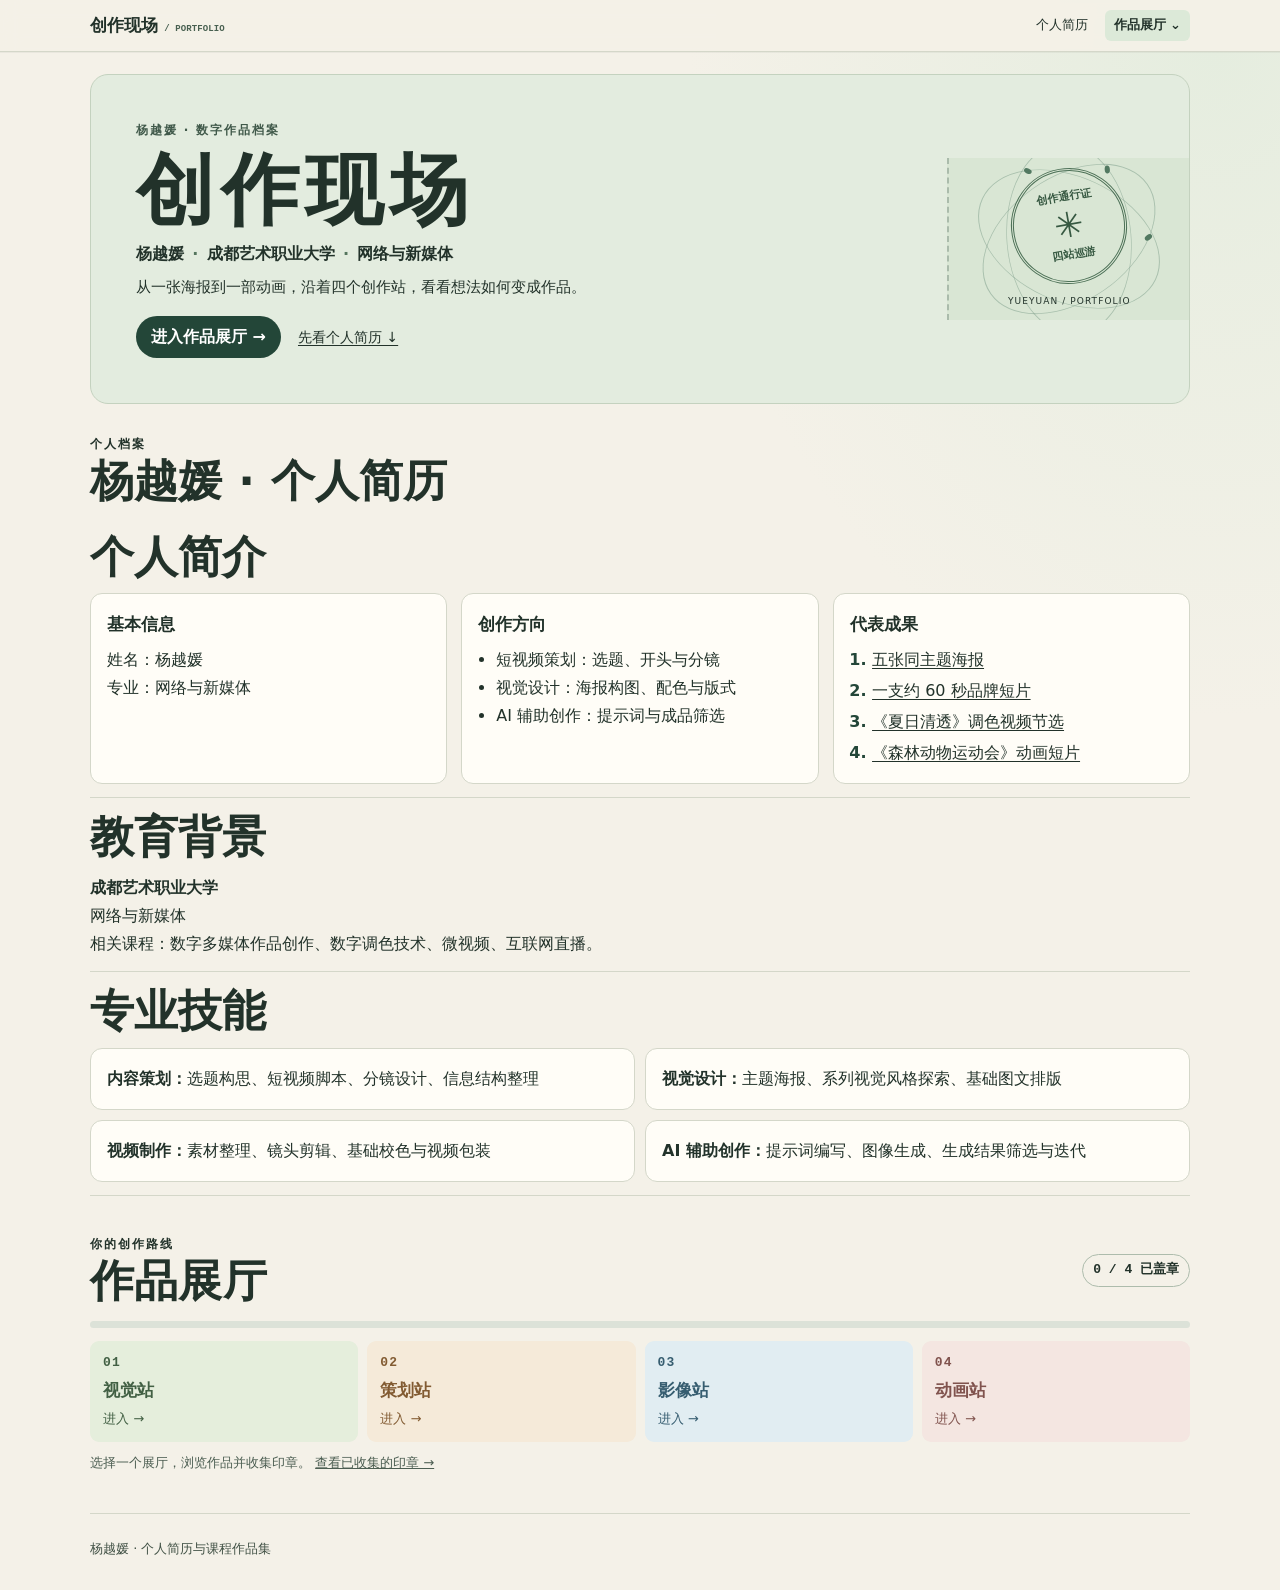
<file: index.html>
<!doctype html>
<html lang="zh-CN"><head><meta charset="utf-8"><meta name="viewport" content="width=device-width,initial-scale=1"><meta name="robots" content="noindex,nofollow"><meta name="theme-color" content="#f5f2e9"><title>杨越媛｜个人简历与课程作品集</title>
<style>
:root{--paper:#f5f2e9;--ink:#202923;--green:#214638;--light:#e4eea6;--rule:#c8cbbd}*{box-sizing:border-box}html{scroll-behavior:smooth}body{margin:0;background:var(--paper);color:var(--ink);font:16px/1.75 system-ui,"PingFang SC","Microsoft YaHei",sans-serif}main,header,footer{width:min(1100px,calc(100% - 36px));margin:auto}h1,h2,h3,p,figure{margin:0}a{color:inherit}a:focus-visible,summary:focus-visible{outline:3px solid #a25030;outline-offset:4px}header{display:flex;justify-content:space-between;flex-wrap:wrap;gap:10px;border-bottom:1px solid var(--rule);padding:17px 0}nav{display:flex;flex-wrap:wrap;gap:9px 17px;font-size:13px}nav a{text-decoration:none}.hero{background:var(--green);color:#fff;border-radius:18px;padding:clamp(28px,7vw,84px);margin:23px 0 0}.tag{font-size:12px;letter-spacing:.12em;font-weight:700}.hero .tag{color:var(--light)}h1{font-size:clamp(62px,12vw,138px);line-height:1.05;margin:12px 0 5px;letter-spacing:-.085em}.role{font-size:clamp(19px,3vw,26px)}.cta{display:inline-block;background:var(--light);color:#192b22;border-radius:40px;padding:8px 17px;text-decoration:none;font-weight:700;margin-top:22px}.section{padding:38px 0;border-bottom:1px solid var(--rule);scroll-margin-top:10px}h2{font-size:clamp(29px,5vw,44px);line-height:1.2;margin-bottom:18px}.columns{display:grid;grid-template-columns:repeat(3,minmax(0,1fr));gap:14px}.box{background:#fffdf7;border:1px solid var(--rule);padding:16px;border-radius:12px}.box h3{margin-bottom:6px;font-size:17px}.box ul{padding-left:18px;margin:0}.box a{display:block;text-underline-offset:3px}.project{background:#fffdf7;border:1px solid var(--rule);border-radius:15px;padding:clamp(14px,3vw,28px);margin:0 0 17px;scroll-margin-top:10px}.project h3{font-size:clamp(20px,4vw,31px);line-height:1.3}.project .tag{color:var(--green);margin-bottom:5px}.lead{margin:9px 0 16px}.gallery{display:grid;grid-template-columns:repeat(5,minmax(0,1fr));gap:10px;margin:13px 0}.gallery img{width:100%;aspect-ratio:2/3;object-fit:cover;display:block;border-radius:7px}.gallery figcaption,.stills figcaption{font-size:13px;margin-top:5px}.gallery a{display:block;text-decoration:none}details{margin:12px 0;border-block-start:1px solid var(--rule);padding-top:8px}summary{cursor:pointer;font-weight:700}details p,.project>p+p{margin-top:6px}video{width:100%;display:block;max-height:540px;background:#19191e;border-radius:9px}.stills{display:grid;grid-template-columns:repeat(3,minmax(0,1fr));gap:8px;margin:10px 0}.stills img,.sample{width:100%;display:block;border-radius:7px}.sample{max-width:720px;margin:12px 0}.skills{display:grid;grid-template-columns:1fr 1fr;gap:10px}footer{padding:24px 0 30px;font-size:13px;color:#435347}@media(max-width:650px){.columns,.skills{grid-template-columns:1fr}.gallery{grid-template-columns:repeat(2,minmax(0,1fr))}.section{padding:27px 0}.stills figcaption{font-size:12px}}@media(prefers-reduced-motion:reduce){html{scroll-behavior:auto}}
.hero{display:grid;grid-template-columns:1fr minmax(0,.85fr);gap:24px;align-items:center}.hero p.lead{max-width:28em}.hero img{display:block;width:100%;border-radius:12px}.hero .feature{font-weight:700;font-size:clamp(19px,3vw,29px);margin:14px 0}.showcase{display:grid;grid-template-columns:minmax(0,1fr) minmax(0,1fr);align-items:center;gap:18px;margin:16px 0}.showcase img{width:100%;max-height:630px;object-fit:contain;background:#f5f2e9;border-radius:10px}.gallery button{width:100%;background:transparent;color:inherit;border:1px solid #c8cbbd;border-radius:8px;padding:6px;font:inherit;text-align:left;cursor:pointer}.gallery button[aria-pressed=true]{border:2px solid var(--green);background:#e9efc6}.practice-art{width:100%;display:block;border-radius:9px;margin:12px 0}.steps{display:grid;grid-template-columns:repeat(3,minmax(0,1fr));gap:9px;padding:0;list-style:none}.steps li{background:#f2efe5;border-radius:8px;padding:10px}.steps strong{display:block}.chapters{display:grid;grid-template-columns:repeat(3,minmax(0,1fr));gap:10px;margin:14px 0}@media(max-width:650px){.hero,.showcase{grid-template-columns:1fr}.steps,.chapters{grid-template-columns:1fr 1fr}}
.hero{display:block;background:#fffdf7;color:var(--ink);border:1px solid var(--rule);border-left:4px solid var(--green);padding:clamp(18px,3.1vw,34px);margin-top:18px}.hero .tag{color:var(--green)}.hero h1{font-size:clamp(38px,6vw,64px);letter-spacing:-.05em;margin:6px 0}.hero .role{font-size:17px}.hero .feature{font-size:18px;margin:8px 0 2px}.hero p.lead{max-width:48em;margin:0}.hero .cta{margin-top:12px;background:#e7ede3;color:var(--green);padding:5px 12px}.outcomes{padding-left:1.4em;margin:0}.outcomes li+li{margin-top:3px}.outcomes li::marker{color:var(--green);font-weight:700}.gallery a:hover figcaption,.gallery a:focus-visible figcaption{text-decoration:underline;text-underline-offset:3px}.gallery img{object-fit:contain;background:#f5f2e9}
</style><link rel="stylesheet" href="passport.css"><link rel="stylesheet" href="exhibit.css"><link rel="stylesheet" href="editorial.css"><link rel="stylesheet" href="revision.css"><link rel="stylesheet" href="wayfinding.css"></head><body id="top"><div class="read-progress" aria-hidden="true"></div>
<header><a class="wordmark" href="#top">创作现场 <small> / PORTFOLIO</small></a><nav aria-label="页面导航"><a href="#resume">个人简历</a><details class="work-menu"><summary>作品展厅 <span aria-hidden="true">⌄</span></summary><div><a href="#route">四站总览</a><a href="#visual">01 视觉站</a><a href="#planning">02 策划站</a><a href="#film">03 影像站</a><a href="#animation">04 动画站</a><a href="#card">打卡收藏</a></div></details></nav></header><main><section class="hero ticket" aria-labelledby="name"><div class="ticket-copy"><p class="tag">杨越媛 · 数字作品档案</p><h1 id="name">创作现场</h1><p class="identity">杨越媛 <span>·</span> 成都艺术职业大学 <span>·</span> 网络与新媒体</p><p class="lead">从一张海报到一部动画，沿着四个创作站，看看想法如何变成作品。</p><div class="actions"><a class="cta" href="#route">进入作品展厅 →</a><a href="#resume">先看个人简历 ↓</a></div></div><div class="ticket-stub" aria-hidden="true"><div class="hero-orbit"><i></i><i></i><i></i></div><div class="seal"><span>创作通行证</span><b>✳</b><span>四站巡游</span></div><small>YUEYUAN / PORTFOLIO</small></div></section><div id="resume" class="resume"><p class="tag">个人档案</p><h2>杨越媛 · 个人简历</h2><section class="section" id="about"><h2>个人简介</h2><div class="columns"><div class="box"><h3>基本信息</h3><p>姓名：杨越媛</p><p>专业：网络与新媒体</p></div><div class="box"><h3>创作方向</h3><ul><li>短视频策划：选题、开头与分镜</li><li>视觉设计：海报构图、配色与版式</li><li>AI 辅助创作：提示词与成品筛选</li></ul></div><div class="box"><h3>代表成果</h3><ol class="outcomes"><li><a href="#posters">五张同主题海报</a></li><li><a href="#pulse">一支约 60 秒品牌短片</a></li><li><a href="#summer">《夏日清透》调色视频节选</a></li><li><a href="#forest">《森林动物运动会》动画短片</a></li></ol></div></div></section><section class="section" id="education"><h2>教育背景</h2><p><strong>成都艺术职业大学</strong></p><p>网络与新媒体</p><p>相关课程：数字多媒体作品创作、数字调色技术、微视频、互联网直播。</p></section><section class="section" id="skills"><h2>专业技能</h2><div class="skills"><p class="box"><strong>内容策划：</strong>选题构思、短视频脚本、分镜设计、信息结构整理</p><p class="box"><strong>视觉设计：</strong>主题海报、系列视觉风格探索、基础图文排版</p><p class="box"><strong>视频制作：</strong>素材整理、镜头剪辑、基础校色与视频包装</p><p class="box"><strong>AI 辅助创作：</strong>提示词编写、图像生成、生成结果筛选与迭代</p></div></section></div><section id="route" class="route section"><div class="route-heading"><div><p class="tag">你的创作路线</p><h2>作品展厅</h2></div><span id="count" class="count">0 / 4 已盖章</span></div><progress id="progress" aria-label="护照盖章进度" max="4" value="0"></progress><nav class="stops" aria-label="创作站导航"><a class="stop visual" href="#visual"><span class="stop-num">01</span><strong>视觉站</strong><span data-route="visual" class="stop-state">进入 →</span></a><a class="stop planning" href="#planning"><span class="stop-num">02</span><strong>策划站</strong><span data-route="planning" class="stop-state">进入 →</span></a><a class="stop film" href="#film"><span class="stop-num">03</span><strong>影像站</strong><span data-route="film" class="stop-state">进入 →</span></a><a class="stop animation" href="#animation"><span class="stop-num">04</span><strong>动画站</strong><span data-route="animation" class="stop-state">进入 →</span></a></nav><p class="route-note">选择一个展厅，浏览作品并收集印章。 <a href="#card">查看已收集的印章 →</a></p></section><section id="visual" class="station section visual" aria-labelledby="visual-title"><div class="station-head"><span class="station-id" aria-hidden="true">01</span><div><p class="tag">创作现场 · 第 1 站</p><p class="station-index">DESIGN / 图形与版式</p><h2 id="visual-title">视觉站</h2><p>从同一个主题出发，看五种设计语言，也看一场活动如何用三张卡片讲清楚。</p></div></div><article class="project" id="posters"><p class="tag">数字多媒体课程作品</p><h3>《让城市慢下来》｜AI 系列海报设计</h3><p class="lead">以「城市阅读节」为主题，用“书页生长成城市”作为共同视觉意象。五张海报保留相同的活动信息，通过不同构图、色彩、字体和材质表达同一主题。</p><p><strong>点击海报查看原图</strong></p>
<div class="gallery">
<figure><a href="poster-01.png" target="_blank" rel="noopener"><img loading="lazy" src="preview-01.webp" alt="《让城市慢下来》瑞士国际主义版海报"><figcaption><strong>瑞士国际主义</strong><br>以高对比文字和清晰网格组织活动信息。</figcaption></a></figure><figure><a href="poster-02.png" target="_blank" rel="noopener"><img loading="lazy" src="preview-02.webp" alt="《让城市慢下来》包豪斯几何版海报"><figcaption><strong>包豪斯几何</strong><br>用几何形和红黄蓝简化城市轮廓。</figcaption></a></figure><figure><a href="poster-03.png" target="_blank" rel="noopener"><img loading="lazy" src="preview-03.webp" alt="《让城市慢下来》复古丝网印刷版海报"><figcaption><strong>复古丝网印刷</strong><br>用颗粒与印刷色调营造复古质感。</figcaption></a></figure><figure><a href="poster-04.png" target="_blank" rel="noopener"><img loading="lazy" src="preview-04.webp" alt="《让城市慢下来》三维纸艺版海报"><figcaption><strong>三维纸艺</strong><br>以层叠纸页与柔光表现阅读的安静感。</figcaption></a></figure><figure><a href="poster-05.png" target="_blank" rel="noopener"><img loading="lazy" src="preview-05.webp" alt="《让城市慢下来》未来数字艺术版海报"><figcaption><strong>未来数字艺术</strong><br>用数字光效呈现未来感的城市。</figcaption></a></figure>
</div><p><strong>创作内容：</strong>主题设定、视觉风格规划、AI 图像生成与成品整理。</p><p><strong>作品成果：</strong>五张同主题竖版海报。</p>
<details><summary>AI 参与方式</summary><p><strong>创意设定：</strong>先统一活动信息与书页、城市的视觉意象，再设定五种风格。</p><p><strong>AI 辅助：</strong>把不同构图、材质和配色要求写进提示词，生成海报画面。</p><p><strong>成品检查：</strong>核对标题、活动信息及风格辨识度，筛选并整理成品。</p></details></article><article class="project"><p class="tag">AI 辅助视觉设计</p><h3>《周末离线计划》｜校园活动社媒视觉</h3><p class="lead">同一活动怎么在不同时间讲？用同一套剪纸画风和配色，把预热、活动指南和回顾做成三张各有任务的卡片。</p><a href="weekend-offline.png" target="_blank" rel="noopener"><img class="practice-art" loading="lazy" src="weekend-offline.png" alt="周末离线计划三张社媒卡片：活动预热、活动指南与活动回顾"></a><div class="chapters"><p class="box"><strong>预热</strong><br>用放下手机、走向草地的动作传达主题。</p><p class="box"><strong>指南</strong><br>用图标交代野餐、散步和户外聊天。</p><p class="box"><strong>回顾</strong><br>用插画快照串联活动氛围。</p></div></article><article class="project interactive" id="city-covers"><p class="tag">竖屏封面设计</p><h3>《夜行成都》｜两套编辑封面</h3><p class="lead">同一条夜游短片，两种阅读方式：一张用街巷透视表现步行，一张用路线和节点组织城市夜游信息。</p>
<div class="cover-pair">
<figure><a class="cover-print alley" href="night-alley.svg" target="_blank" rel="noopener" aria-label="打开街巷特刊原图"><img src="night-alley.svg" alt="暖黑底、灯下街巷线描与橙色光带"></a><figcaption><b>01 / 街巷特刊</b><span>暖墨色与灯下透视</span></figcaption></figure>
<figure><a class="cover-print metro" href="night-route.svg" target="_blank" rel="noopener" aria-label="打开午夜路线原图"><img src="night-route.svg" alt="冷银底、深蓝路线与珊瑚红路线节点"></a><figcaption><b>02 / 午夜路线</b><span>冷银底与城市路线图</span></figcaption></figure>
</div></article><div class="stamp-row"><span class="stamp-mark" aria-hidden="true">未盖章</span><button class="stamp-button" type="button" data-stamp="visual" aria-pressed="false">盖章 · 视觉站</button><a href="#route">返回展厅 ↑</a></div><a class="next-stop" href="#planning"><span class="next-num" aria-hidden="true">02</span><span class="next-copy"><small>展厅路线 · 下一站</small><strong>进入策划站</strong><span>从选题、开场到分镜，拆解一条短视频</span></span><span class="next-arrow" aria-hidden="true">→</span></a></section><section id="planning" class="station section planning" aria-labelledby="planning-title"><div class="station-head"><span class="station-id" aria-hidden="true">02</span><div><p class="tag">创作现场 · 第 2 站</p><p class="station-index">STORY / 选题与分镜</p><h2 id="planning-title">策划站</h2><p>沿着六格分镜，看看风怎样从一个抽象主题变成可以拍摄的画面。</p></div></div><article class="project"><p class="tag">AI 辅助分镜</p><h3>《把风带回家》｜15 秒短视频分镜</h3><p class="lead">看不见的风，怎么用镜头拍出来？让窗帘、叶片和人物的反应接力，最后回到同一个房间，形成开窗前后的呼应。</p><a href="bring-the-breeze-home.png" target="_blank" rel="noopener"><img class="practice-art" loading="lazy" src="bring-the-breeze-home.png" alt="把风带回家六格分镜，从关窗到风吹进房间"></a><p class="route-note">左右滑动查看分镜节拍 →</p><ol class="steps storyboard" tabindex="0" aria-label="六格分镜时间轴"><li><strong>0–2 秒｜全景</strong>窗户紧闭，人物坐在桌边。</li><li><strong>2–4 秒｜特写</strong>手拧动窗把手。</li><li><strong>4–6 秒｜近景</strong>窗帘被风掀起。</li><li><strong>6–8 秒｜特写</strong>光里的叶片轻晃。</li><li><strong>8–12 秒｜中景</strong>人物在窗边停下，感受风。</li><li><strong>12–15 秒｜全景</strong>回到房间，窗帘仍在飘动。</li></ol></article><article class="project script-file" id="dance-script">
<p class="tag">竖屏短视频策划 · 45 秒 · 城市声音观察</p>
<h3>《闭眼三秒，你在哪儿？》</h3>
<p class="lead">用声音做一道成都街头辨认题：茶盏轻碰、自行车铃、摊位上的剪刀声。每次先听、再揭晓，让观众有机会猜，也让被忽略的街头细节成为主角。</p>
<div class="script-brief"><p><strong>受众</strong>喜欢城市漫游、生活纪实的短视频观众</p><p><strong>形式</strong>三段听音猜场景，难度逐步增加</p><p><strong>制作</strong>手机竖拍＋现场采声；声音先行约两秒</p></div>
<h4>两种开场</h4>
<div class="lab-controls"><button type="button" data-hook="a" aria-pressed="true" aria-controls="hook-a">A · 听音猜场景</button><button type="button" data-hook="b" aria-pressed="false" aria-controls="hook-b">B · 反常识提问</button></div>
<div id="hook-a" class="hook-option"><strong>先听一声「叮」。</strong><p>黑底只留「这是什么声音？」茶盏轻响之后停一拍，再切到手扶杯盖的特写。</p></div>
<div id="hook-b" class="hook-option"><strong>「不看画面，你还能认出这条街吗？」</strong><p>街巷广角刚出现就切黑，接三种声音的极短预告，再回到第一题。</p></div>
<p class="editor-note">采用 A：第一秒就让观众参与。第一题用辨识度高的声音，让人不用听完规则也能跟上。</p>
<h4>45 秒拍摄与剪辑表</h4>
<ol class="shotlist">
<li><time>00–05</time><div><strong>第一题 · 一声轻响</strong><p>先听杯盖碰茶盏，切手部微距揭晓。字幕只在揭晓时出「茶盏」。</p></div></li>
<li><time>05–15</time><div><strong>第二题 · 两下铃声</strong><p>镜头贴着墙拍影子，先响车铃，再切自行车从画面边缘经过；机位设在路边。</p></div></li>
<li><time>15–28</time><div><strong>第三题 · 咔嚓声</strong><p>先给纸袋一角，让观众猜；再用近景揭晓摊主剪开熟食包装的动作。拍摊位前先征得同意。</p></div></li>
<li><time>28–38</time><div><strong>让三声连起来</strong><p>以杯盖、车铃、剪刀依次落点剪三组近景，再回到同一条街的远景，把三处声音放回生活场景。</p></div></li>
<li><time>38–45</time><div><strong>结尾 · 留一题给评论区</strong><p>旁白：「哪一种声音，让你一下想起自己的城市？」保留街道底噪，字幕落下后留两秒再切黑。</p></div></li>
</ol><p class="editor-note">录音备忘：每个声源单独录三遍，再补十秒环境底噪；猜题阶段不铺音乐，保留声音的辨识度。</p></article><div class="stamp-row"><span class="stamp-mark" aria-hidden="true">未盖章</span><button class="stamp-button" type="button" data-stamp="planning" aria-pressed="false">盖章 · 策划站</button><a href="#route">返回展厅 ↑</a></div><a class="next-stop" href="#film"><span class="next-num" aria-hidden="true">03</span><span class="next-copy"><small>展厅路线 · 下一站</small><strong>进入影像站</strong><span>看品牌短片、调色与动态字形</span></span><span class="next-arrow" aria-hidden="true">→</span></a></section><section id="film" class="station section film" aria-labelledby="film-title"><div class="station-head"><span class="station-id" aria-hidden="true">03</span><div><p class="tag">创作现场 · 第 3 站</p><p class="station-index">IMAGE / 节奏与色彩</p><h2 id="film-title">影像站</h2><p>一支短片用动态标志建立品牌识别，另一支用调色统一不同镜头。</p></div></div><article class="project" id="pulse"><p class="tag">数字多媒体课程作品</p><h3>《PULSE LAB｜脉冲舞蹈实验室》｜动态品牌短片</h3><p class="lead">为虚构舞蹈室构建品牌形象，将心跳波形融入 Logo，以紫色和橙色为主色，展示视觉设计在教室、课程海报、会员卡和门头上的应用。</p><video controls playsinline preload="none" poster="pulse-10.jpg" aria-label="播放 PULSE LAB 品牌短片"><source src="pulse.mp4" type="video/mp4"><a href="pulse.mp4">打开品牌短片</a></video><div class="stills"><figure><img loading="lazy" src="pulse-10.jpg" alt="短片标志画面"><figcaption>动态标志</figcaption></figure><figure><img loading="lazy" src="pulse-17.jpg" alt="短片舞蹈教室画面"><figcaption>教室空间</figcaption></figure><figure><img loading="lazy" src="pulse-46.jpg" alt="短片品牌应用画面"><figcaption>品牌应用</figcaption></figure></div><p><strong>创作内容：</strong>品牌概念、短片分镜、视觉风格规划与成片迭代。</p><p><strong>作品成果：</strong>一支约 60 秒的品牌短片。</p></article><article class="project" id="summer"><p class="tag">数字调色技术课程作品</p><h3>《夏日清透》｜短视频调色与包装</h3><p class="lead">围绕清新、明亮的青春影像风格，校正镜头的曝光、白平衡、对比度和饱和度。重点表现蓝天白云的清透感，同时保留自然肤色，减少镜头之间的色彩跳变。</p>
<video controls playsinline preload="none" poster="summer.jpg" aria-label="播放夏日清透调色成片节选"><source src="summer-preview.mp4" type="video/mp4"></video>
<p><strong>调色成片节选 · 约 21 秒</strong>｜庭院绿植、人物肤色与泳池水面。</p>
<div class="chapters"><p class="box"><strong>绿植</strong><br>看亮部叶片与阴影之间有没有层次。</p><p class="box"><strong>肤色</strong><br>看周围偏绿的环境里，面部是否仍然自然。</p><p class="box"><strong>水面</strong><br>看蓝色水面能否保留波纹和高光。</p></div>
<p><strong>创作内容：</strong>镜头校色、整体风格统一与视频包装。</p><p><strong>作品成果：</strong>一支完整调色视频。</p></article><article class="project interactive" id="rhythm"><p class="tag">交互动效练习</p><h3>《节拍练习》｜街舞动态字形</h3><p class="lead">用位移、缩放和字体重心表现街舞里的落拍。切换节奏，比较松弛律动与重拍的区别。</p><div class="kinetic" data-mode="flow" aria-hidden="true"><div class="kin-grid"></div><div class="kin-disc"></div><strong>MOVE</strong><span>TYPE IN MOTION</span></div><div class="lab-controls"><button type="button" data-beat="flow" aria-pressed="true">松弛律动</button><button type="button" data-beat="hit" aria-pressed="false">重拍</button><button type="button" id="motion-toggle" aria-pressed="false">暂停动画</button></div></article><div class="stamp-row"><span class="stamp-mark" aria-hidden="true">未盖章</span><button class="stamp-button" type="button" data-stamp="film" aria-pressed="false">盖章 · 影像站</button><a href="#route">返回展厅 ↑</a></div><a class="next-stop" href="#animation"><span class="next-num" aria-hidden="true">04</span><span class="next-copy"><small>展厅路线 · 下一站</small><strong>进入动画站</strong><span>观看《森林动物运动会》</span></span><span class="next-arrow" aria-hidden="true">→</span></a></section><section id="animation" class="station section animation" aria-labelledby="animation-title"><div class="station-head"><span class="station-id" aria-hidden="true">04</span><div><p class="tag">创作现场 · 第 4 站</p><p class="station-index">MOTION / 动作与叙事</p><h2 id="animation-title">动画站</h2><p>从发令到冲线，看角色动作、对白和体育解说怎样配合。</p></div></div><article class="project" id="forest"><p class="tag">AI 辅助动画 · 60 秒成片</p><h3>《森林动物运动会》｜三维动画短片</h3><p class="lead">兔子与乌龟参加森林里的障碍赛。松鼠解说、大象执裁，短片用赛道动作、角色对白和体育解说交代比赛进展。</p>
<video controls playsinline preload="none" poster="forest-cover.jpg" aria-label="播放森林动物运动会"><source src="forest.mp4" type="video/mp4"><a href="forest.mp4">打开动画短片</a></video>
<div class="chapters"><p class="box"><strong>赛前铺垫</strong><br>解说介绍比赛，裁判发令，选手起跑。</p><p class="box"><strong>障碍赛段</strong><br>用水坑与木桩改变比赛节奏。</p><p class="box"><strong>赛后收束</strong><br>宣布结果后，用选手互动结束故事。</p></div></article><div class="stamp-row"><span class="stamp-mark" aria-hidden="true">未盖章</span><button class="stamp-button" type="button" data-stamp="animation" aria-pressed="false">盖章 · 动画站</button><a href="#route">返回展厅 ↑</a></div><a class="next-stop" href="#card"><span class="next-num" aria-hidden="true">✓</span><span class="next-copy"><small>展厅路线 · 终点</small><strong>查看打卡收藏</strong><span>回看已收集的印章和对应作品</span></span><span class="next-arrow" aria-hidden="true">→</span></a></section><section id="card" class="section passport-card"><p class="tag">护照尾页</p><h2>我的创作能力卡</h2><p id="card-note">在任意创作站盖章，就能在这里收集印记。</p><ul class="card-grid"><li class="visual" data-card="visual"><a href="#visual"><span class="card-dot" aria-hidden="true">○</span><strong>视觉设计</strong><small>系列海报与社媒卡片</small></a></li><li class="planning" data-card="planning"><a href="#planning"><span class="card-dot" aria-hidden="true">○</span><strong>短视频策划</strong><small>15 秒短视频分镜</small></a></li><li class="film" data-card="film"><a href="#film"><span class="card-dot" aria-hidden="true">○</span><strong>剪辑与调色</strong><small>品牌短片与调色节选</small></a></li><li class="animation" data-card="animation"><a href="#animation"><span class="card-dot" aria-hidden="true">○</span><strong>AI 辅助创作</strong><small>动画角色与赛事叙事</small></a></li></ul><p id="announcement" class="sr-only" role="status"></p></section></main><footer><p>杨越媛 · 个人简历与课程作品集</p></footer>
<script src="passport.js" defer></script><script src="exhibit.js" defer></script><script src="editorial.js" defer></script><dialog id="gallery-view" aria-labelledby="gallery-label"><div class="gallery-bar"><strong id="gallery-label">海报预览</strong><button type="button" data-close aria-label="关闭预览">关闭 ×</button></div><img alt=""><div class="gallery-bar"><button type="button" data-prev>← 上一张</button><a target="_blank" rel="noopener">打开原图</a><button type="button" data-next>下一张 →</button></div></dialog><script src="wayfinding.js" defer></script></body></html>
</file>
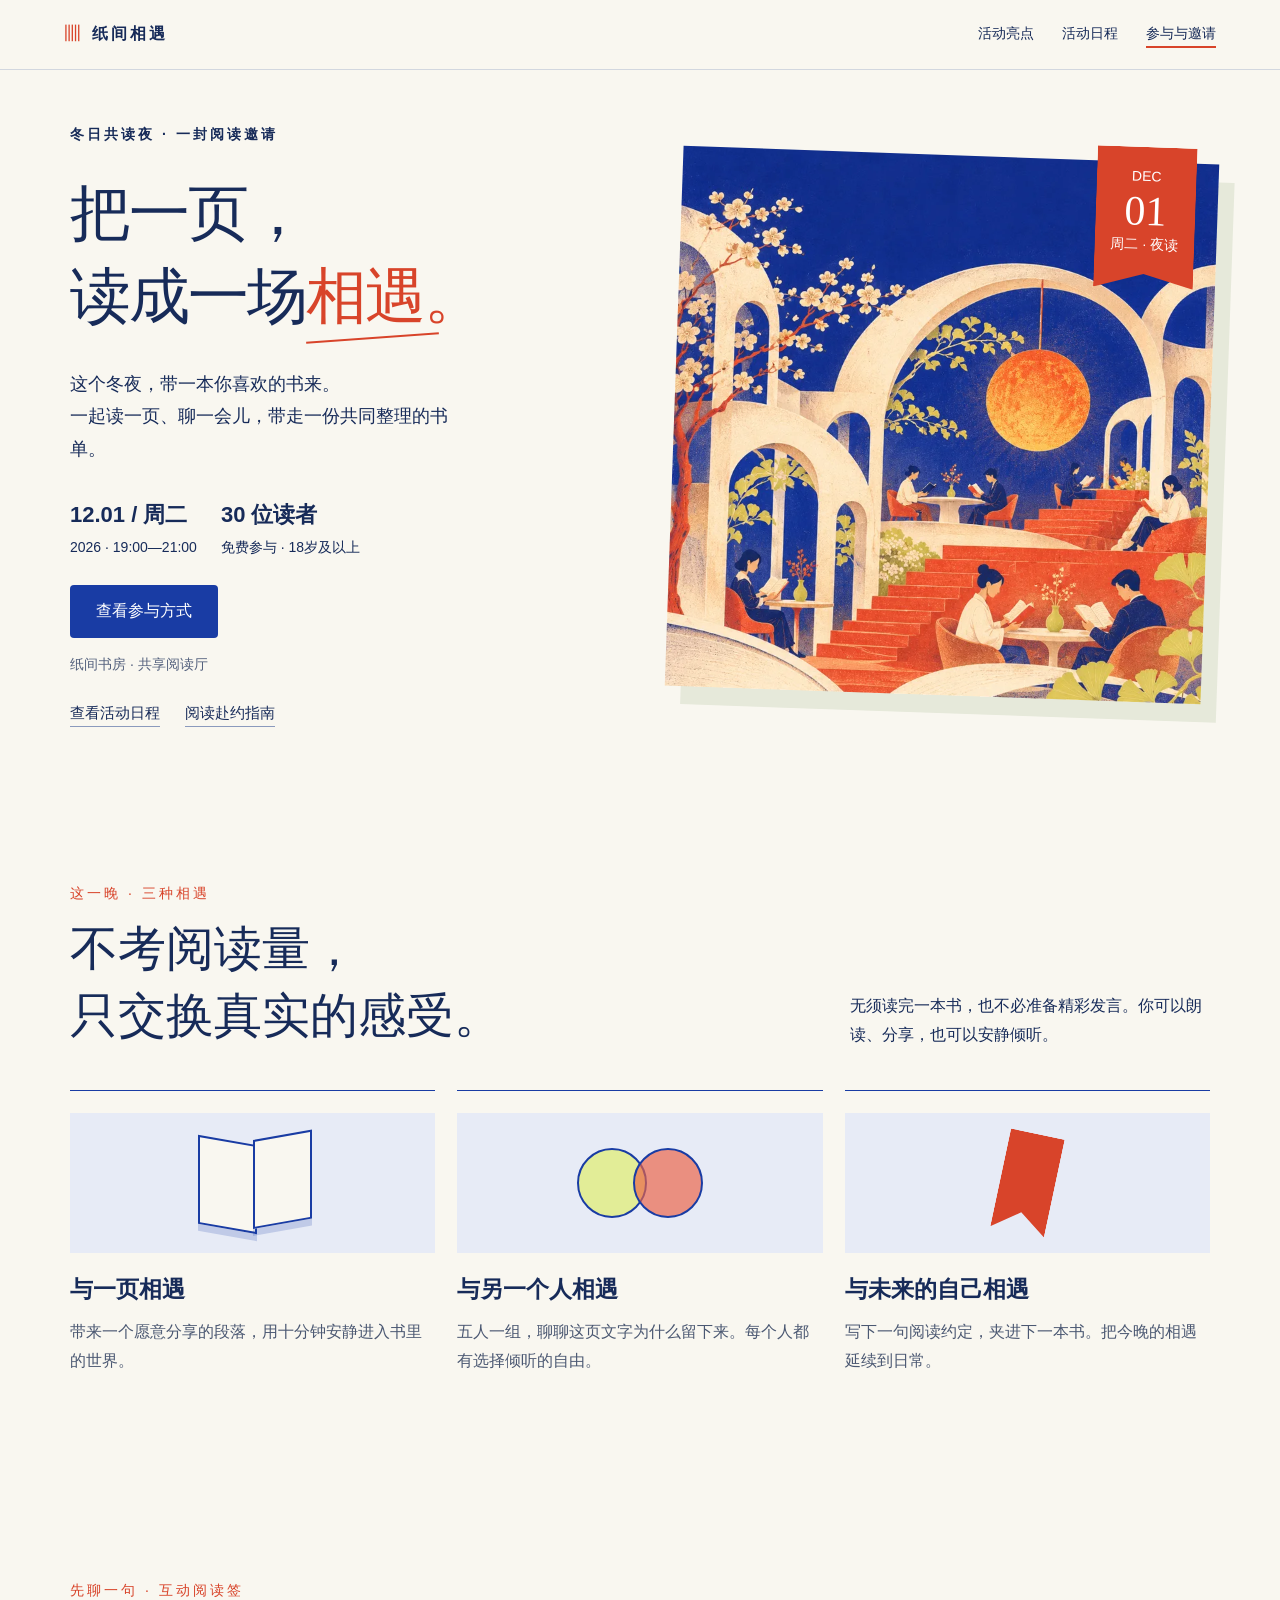
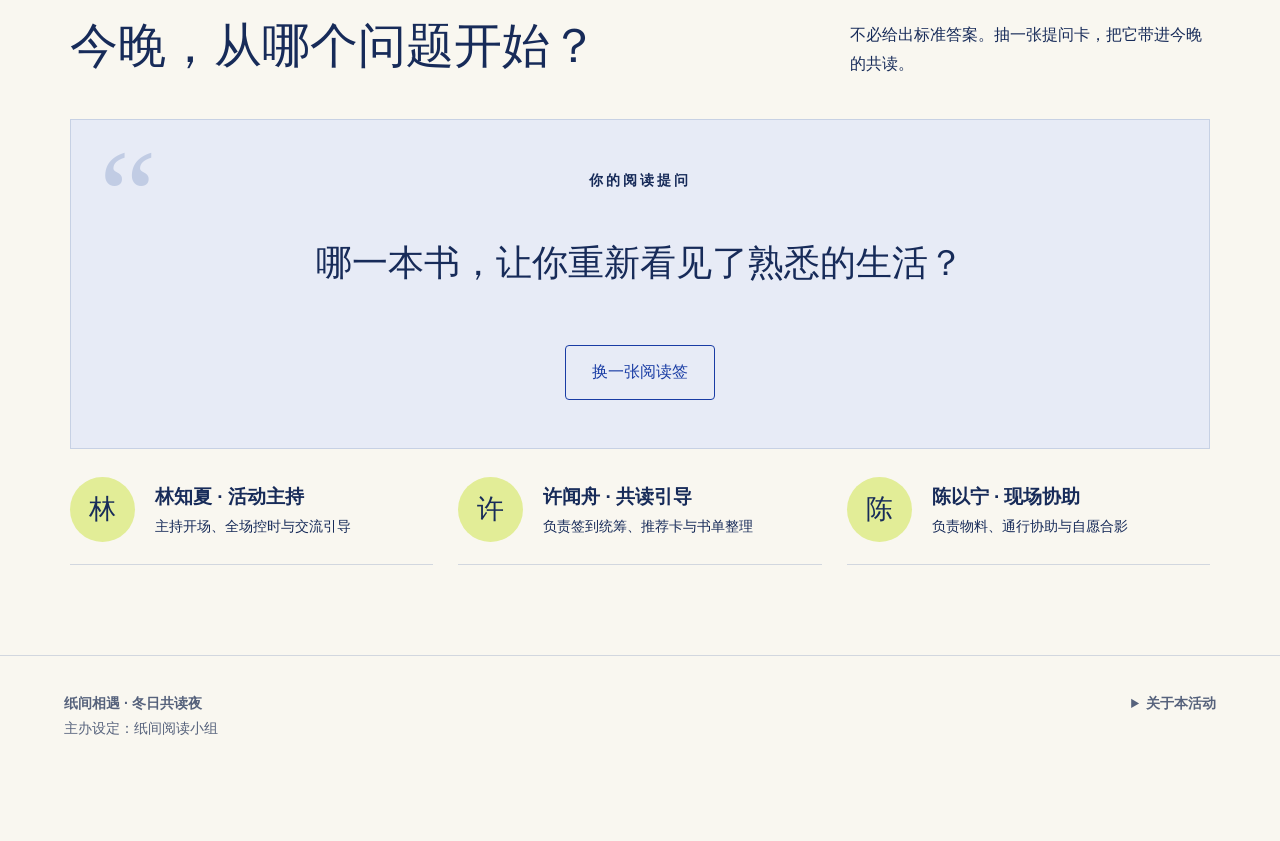
<file: reading-day/index.html>
<!DOCTYPE html><html lang="zh-CN"><head><meta charset="UTF-8"><meta name="viewport" content="width=device-width, initial-scale=1"><meta name="theme-color" content="#193ca4"><meta name="description" content="把一页，读成一场相遇。12月1日读书日夜读会邀请函，带一本书，赴一场不必熟悉的相遇。"><title>纸间相遇 · 冬日共读夜</title>
<style>
:root{--blue:#193ca4;--ink:#172b59;--paper:#f9f7f0;--red:#d8442a;--lime:#e2ed97;--line:#d2d7df}*{box-sizing:border-box}html{scroll-behavior:smooth;scroll-padding-top:85px}body{margin:0;background:var(--paper);color:var(--ink);font:16px/1.8 -apple-system,BlinkMacSystemFont,"Microsoft YaHei",sans-serif}button,a,input{touch-action:manipulation}button,a{ -webkit-tap-highlight-color:transparent}a{color:inherit;text-decoration:none}button{font:inherit;cursor:pointer}button:focus-visible,a:focus-visible,input:focus-visible{outline:3px solid #e65b38;outline-offset:5px}h1,h2,h3,p{margin:0}h1,h2,.serif{font-family:"Songti SC","Noto Serif CJK SC",SimSun,serif}header{position:sticky;top:0;z-index:20;background:#f9f7f0f2;backdrop-filter:blur(16px);border-bottom:1px solid var(--line);height:70px;display:flex;align-items:center;justify-content:space-between;padding:0 5%}.brand{font-weight:800;letter-spacing:3px}.brand i{font-style:normal;color:var(--red);margin-right:9px}nav{display:flex;gap:28px;font-size:14px}.nav-cta{border-bottom:2px solid var(--red)}.wrap{width:min(1140px,90%);margin:auto}.eyebrow{font-size:14px;letter-spacing:3px;font-weight:700}.hero{display:grid;grid-template-columns:1fr 1fr;min-height:680px;padding:52px 0 64px;align-items:center;gap:6%}.hero-copy{position:relative}.hero h1{font-size:clamp(44px,5.3vw,72px);line-height:1.35;font-weight:500;margin:25px 0;letter-spacing:-2px}.hero h1 em{font-style:normal;color:var(--red);position:relative}.hero h1 em:after{content:"";display:block;width:75%;height:2px;background:var(--red);transform:rotate(-4deg);position:absolute;bottom:-9px;left:0}.intro{font-size:18px;margin:30px 0;max-width:390px}.event-meta{display:flex;gap:24px;margin:25px 0;font-size:14px}.event-meta strong{display:block;font-size:22px}.btn{border:0;background:var(--blue);color:white;display:inline-flex;align-items:center;justify-content:center;min-height:52px;padding:12px 26px;border-radius:4px;transition:transform .2s,box-shadow .2s}.btn:hover{transform:translateY(-3px);box-shadow:0 8px 0 #193ca420}.secondary{background:transparent;color:var(--blue);border:1px solid var(--blue)}.hero-art{position:relative;transform:rotate(2deg)}.hero-art img{display:block;width:100%;aspect-ratio:2/3;object-fit:cover;max-height:620px;box-shadow:16px 18px 0 #e6e9da}.stamp{position:absolute;bottom:24px;left:-25px;width:116px;height:116px;border-radius:50%;background:var(--lime);border:1px dashed var(--blue);display:grid;place-content:center;text-align:center;transform:rotate(-13deg);font-size:14px;line-height:1.5}.stamp strong{font-size:28px}.ribbon{background:var(--blue);color:white;overflow:hidden;padding:18px 0;font-size:18px;letter-spacing:4px}.ribbon-inner{width:max-content;animation:marquee 35s linear infinite}.ribbon span{margin:0 32px}.section{padding:90px 0}.heading{display:flex;align-items:end;justify-content:space-between;gap:30px;margin-bottom:40px}.heading h2{font-size:clamp(32px,4vw,48px);line-height:1.4;font-weight:500;margin-top:9px}.heading p{max-width:360px}.chapter{color:var(--red);font-size:14px;letter-spacing:3px}.reveal{opacity:1;transform:none}.js .reveal{opacity:0;transform:translateY(25px);transition:opacity .8s,transform .8s}.js .reveal.visible{opacity:1;transform:none}.three{display:grid;grid-template-columns:repeat(3,1fr);gap:22px}.experience{border-top:1px solid var(--blue);padding:22px 0}.experience h3{font-size:23px;margin:16px 0 8px}.experience p{color:#4b5872}.mini-art{height:140px;display:flex;align-items:center;justify-content:center;position:relative;background:#e7ebf6;overflow:hidden}.book{width:110px;height:85px;position:relative;perspective:500px}.book:before,.book:after{content:"";position:absolute;width:55px;height:85px;top:0;background:var(--paper);border:2px solid var(--blue);box-shadow:0 7px 0 #193ca430}.book:before{left:0;transform:skewY(10deg)}.book:after{left:55px;transform:skewY(-10deg);transform-origin:left center;animation:page 5s infinite}.circle{width:70px;height:70px;border-radius:50%;border:2px solid var(--blue);background:var(--lime);position:absolute;transform:translateX(-28px)}.circle+ .circle{background:#ec6245aa;transform:translateX(28px)}.bookmark{width:55px;height:100px;background:var(--red);clip-path:polygon(0 0,100% 0,100% 100%,50% 80%,0 100%);transform:rotate(12deg);animation:swing 5s ease-in-out infinite}.blue-section{background:var(--blue);color:white}.blue-section .chapter{color:var(--lime)}.schedule{display:grid;grid-template-columns:210px 1fr;gap:65px}.schedule-aside{border-top:1px solid #ffffff60;padding-top:25px}.schedule-aside strong{display:block;font-size:40px;font-family:Georgia,serif}.timeline article{display:grid;grid-template-columns:120px 1fr;gap:24px;border-top:1px solid #ffffff40;padding:24px 0}.timeline time{font:26px Georgia,serif;color:var(--lime)}.timeline h3{font-size:21px;margin-bottom:4px}.timeline p{color:#d9e2ff}.timeline small{font-size:14px;color:#d9e2ff}.question-area{background:#e7ebf6;text-align:center;padding:48px 25px;position:relative;border:1px solid #c7d1e4}.question-area:before{content:"“";position:absolute;font:130px Georgia;left:28px;top:0;color:#c1cce4}.question{font-family:"Songti SC",SimSun,serif;font-size:clamp(25px,3vw,36px);min-height:100px;display:grid;place-content:center;max-width:700px;margin:20px auto;position:relative}.question-area .btn{margin-top:12px}.small{font-size:14px;color:#55627e}.hosts{display:flex;gap:25px;margin-top:28px}.host{flex:1;display:flex;gap:20px;align-items:center;border-bottom:1px solid var(--line);padding-bottom:22px}.avatar{display:grid;place-content:center;min-width:65px;height:65px;background:var(--lime);border-radius:50%;font:27px SimSun,serif}.host h3{font-size:19px}.host p{font-size:14px}.details-grid{display:grid;grid-template-columns:1fr 1fr;gap:50px}.place{background:var(--blue);color:white;padding:32px}.place h3{font-size:27px;margin-bottom:15px}.floorplan{height:230px;position:relative;border:1px solid #ffffff70;margin:25px 0 20px;padding:20px;display:grid;grid-template-columns:1fr 1fr;gap:16px}.floorplan div{border:1px dashed #ffffff70;display:grid;place-content:center;font-size:14px}.floorplan .reading{border-radius:50%;background:#ffffff16}.floorplan .entry{border:0;color:var(--lime)}.place small{color:#dce3f8;font-size:14px}.checklist{padding:0;list-style:none;margin:0}.checklist li{padding:20px 0;border-bottom:1px solid var(--line)}.checklist strong{display:block;margin-bottom:6px;font-size:19px}.faq{margin-top:40px}details{border-bottom:1px solid var(--line);padding:19px 0}summary{cursor:pointer;font-weight:700}details p{padding-top:12px;color:#50607e}.invite{border:1px solid var(--blue);display:grid;grid-template-columns:1.1fr 1fr;box-shadow:10px 10px 0 #dce4ec}.invite-copy{padding:45px;background:var(--lime)}.invite-copy h2{font-size:42px;line-height:1.4;font-weight:500;margin:17px 0}.invite-form{padding:40px}.choices{display:flex;gap:8px;flex-wrap:wrap;margin:14px 0 22px}.choice{border:1px solid #9baaca;background:transparent;color:var(--blue);padding:6px 14px;border-radius:40px}.choice[aria-pressed=true]{background:var(--blue);color:white}label{display:block;font-size:14px;margin-bottom:7px}input{font:inherit;width:100%;padding:12px;background:transparent;border:1px solid #9baaca;border-radius:0;color:var(--ink)}.full{width:100%;margin:20px 0 12px}footer{padding:35px 5% 100px;border-top:1px solid var(--line);font-size:14px;color:#56627c;display:flex;justify-content:space-between;gap:25px}.floating{display:none}.progress{position:fixed;left:0;top:0;height:3px;background:var(--red);z-index:30;width:0}dialog{border:0;padding:0;max-width:min(92vw,430px);width:430px;background:var(--paper);color:var(--ink);box-shadow:0 30px 100px #0005}dialog::backdrop{background:#122449bb;backdrop-filter:blur(6px)}.ticket{padding:35px;border:10px solid var(--blue);text-align:center}.ticket h2{font-size:30px;line-height:1.5;margin:20px 0}.ticket .rule{border-top:1px dashed #8395ba;margin:22px 0}.ticket .btn{margin:8px 3px}.ticket small{display:block}.close{float:right;border:0;background:transparent;color:var(--blue);font-size:26px}.toast{position:fixed;bottom:90px;left:50%;transform:translateX(-50%);padding:12px 20px;background:var(--ink);color:white;z-index:50;max-width:90%;text-align:center}.toast:empty{display:none}@keyframes marquee{to{transform:translateX(-50%)}}@keyframes page{0%,65%,100%{transform:skewY(-10deg) rotateY(0)}35%{transform:skewY(-10deg) rotateY(-130deg)}}@keyframes swing{50%{transform:rotate(-9deg) translateY(-5px)}}@media(max-width:760px){header{height:62px;padding:0 5%}.brand{font-size:16px;letter-spacing:1px}nav{gap:16px;font-size:14px}nav .desktop{display:none}.hero{grid-template-columns:1fr;padding:35px 0 50px;gap:38px}.hero h1{font-size:48px;margin:18px 0}.intro{margin:25px 0;font-size:16px}.hero-art{width:86%;margin:auto;transform:rotate(2deg)}.hero-art img{max-height:480px}.event-meta{gap:30px}.hero .btn{width:100%}.stamp{left:-20px;width:100px;height:100px}.heading{display:block}.heading p{margin-top:18px}.section{padding:55px 0}.three{grid-template-columns:1fr;gap:12px}.experience{display:grid;grid-template-columns:100px 1fr;gap:18px;align-items:center}.mini-art{height:128px}.experience h3{margin:0 0 6px}.book{transform:scale(.7)}.schedule{grid-template-columns:1fr;gap:20px}.schedule-aside{display:flex;align-items:center;gap:24px}.schedule-aside strong{font-size:30px}.timeline article{grid-template-columns:80px 1fr;gap:14px}.timeline time{font-size:23px}.details-grid{grid-template-columns:1fr;gap:20px}.hosts{display:block}.host{margin-bottom:20px}.invite{grid-template-columns:1fr}.invite-copy,.invite-form{padding:27px}.invite-copy h2{font-size:36px}.floating{display:flex;position:fixed;bottom:0;left:0;right:0;background:#f9f7f0f5;backdrop-filter:blur(15px);z-index:15;padding:10px 5% calc(10px + env(safe-area-inset-bottom));align-items:center;justify-content:space-between;border-top:1px solid var(--line);font-size:14px}.floating .btn{min-height:42px;padding:8px 22px}footer{display:block}footer p+p{margin-top:14px}}@media(prefers-reduced-motion:reduce){html{scroll-behavior:auto}*,*:before,*:after{animation:none!important;transition:none!important}.js .reveal{opacity:1;transform:none}}
[hidden]{display:none!important}.page-back{display:flex;gap:16px;align-items:center;padding:24px 5%;border-bottom:1px solid var(--line)}.page-back a{border:1px solid var(--blue);padding:6px 16px}.page-back span{font-size:14px}body.subpage main{min-height:70vh}body.subpage .floating{display:none}body.subpage .reveal{opacity:1;transform:none}
.date-bookmark{position:absolute;right:22px;top:-15px;background:var(--red);color:white;padding:20px 16px 34px;text-align:center;clip-path:polygon(0 0,100% 0,100% 100%,50% 90%,0 100%);font-size:14px;line-height:1.4}.date-bookmark strong{font:42px Georgia,serif}.hero-links{display:flex;gap:25px;margin-top:22px;font-size:15px}.hero-links a{border-bottom:1px solid #8b9abd}.participation-heading{max-width:800px;margin-bottom:40px}.participation-heading h2{font-size:36px;font-weight:500;margin:10px 0 20px}.participation-steps{display:flex;gap:15px;margin:24px 0}.participation-steps span{flex:1;border-top:2px solid var(--red);padding-top:12px;font-size:15px}.participation-heading>a{border-bottom:1px solid var(--blue)}.about-note{max-width:350px;border:0;padding:0;font-size:14px}.about-note p{line-height:1.8}.hosts{flex-wrap:wrap}.host{min-width:240px}.page-back{background:#eef1f8}.page-back a{border:0;border-bottom:1px solid var(--blue)}nav [aria-current=page]{color:var(--red)}.subpage #agenda{padding-top:50px}.subpage #visit{padding-top:45px!important}.subpage #invitation{padding-top:45px}.hero-art{margin-left:0;margin-right:0}.hero{min-height:600px}.hero-art img{max-height:540px}.hero h1{font-size:clamp(42px,4.8vw,66px)}@media(max-width:760px){.hero{padding-top:28px;gap:28px}.hero h1{font-size:42px}.hero-art{width:100%;height:260px;transform:none;overflow:hidden}.hero-art img{width:100%;height:100%;object-position:center 65%;aspect-ratio:auto;box-shadow:none}.date-bookmark{right:16px;top:0;padding:12px 15px 25px}.hero .intro{margin:18px 0}.event-meta{margin:18px 0}.participation-heading h2{font-size:30px}.participation-steps{flex-direction:column;gap:10px}.hosts{display:block}footer{gap:20px}.about-note{margin-top:20px}.ticket h2{overflow-wrap:anywhere}.hero-copy{display:contents}.hero-copy>.eyebrow{grid-row:1}.hero-copy>h1{grid-row:2;margin:0}.hero-art{grid-row:3}.hero-copy>.intro{grid-row:4;margin:0}.hero{gap:20px}}
</style></head><body><div class="progress" aria-hidden="true"></div><header><a href="#top" class="brand"><i>▥</i>纸间相遇</a><nav aria-label="主导航"><a href="#experience" class="desktop">活动亮点</a><a href="#agenda">活动日程</a><a href="#invitation" class="nav-cta">参与与邀请</a></nav></header><div class="page-back" id="page-back" hidden><a href="#top">返回首页</a><span id="page-label"></span></div><main id="top"><section class="wrap hero"><div class="hero-copy"><p class="eyebrow">冬日共读夜 · 一封阅读邀请</p><h1>把一页，<br>读成一场<em>相遇。</em></h1><p class="intro">这个冬夜，带一本你喜欢的书来。<br>一起读一页、聊一会儿，带走一份共同整理的书单。</p><div class="event-meta"><div><strong>12.01 / 周二</strong>2026 · 19:00—21:00</div><div><strong>30 位读者</strong>免费参与 · 18岁及以上</div></div><a class="btn" href="#invitation">查看参与方式</a><p class="small" style="margin-top:14px">纸间书房 · 共享阅读厅</p><div class="hero-links"><a href="#agenda">查看活动日程</a><a href="#visit">阅读赴约指南</a></div></div><figure class="hero-art" style="margin-top:0;margin-bottom:0"><img src="[data-uri]" alt="从打开的书页中生长出的蓝色夜读空间，读者在暖灯下相聚" width="1024" height="1536"><figcaption class="date-bookmark">DEC<br><strong>01</strong><br>周二 · 夜读</figcaption></figure></section>
<section id="experience" class="wrap section reveal"><div class="heading"><div><p class="chapter">这一晚 · 三种相遇</p><h2>不考阅读量，<br>只交换真实的感受。</h2></div><p>无须读完一本书，也不必准备精彩发言。你可以朗读、分享，也可以安静倾听。</p></div><div class="three"><article class="experience"><div class="mini-art" aria-hidden="true"><div class="book"></div></div><div><h3>与一页相遇</h3><p>带来一个愿意分享的段落，用十分钟安静进入书里的世界。</p></div></article><article class="experience"><div class="mini-art" aria-hidden="true"><div class="circle"></div><div class="circle"></div></div><div><h3>与另一个人相遇</h3><p>五人一组，聊聊这页文字为什么留下来。每个人都有选择倾听的自由。</p></div></article><article class="experience"><div class="mini-art" aria-hidden="true"><div class="bookmark"></div></div><div><h3>与未来的自己相遇</h3><p>写下一句阅读约定，夹进下一本书。把今晚的相遇延续到日常。</p></div></article></div></section>
<section id="agenda" class="blue-section section"><div class="wrap reveal"><div class="heading"><div><p class="chapter">把夜晚留给书</p><h2>两小时，慢慢展开。</h2></div><p>18:40 开放签到；19:00 正式开始。<br>共读之外，也给交流留出足够时间。</p></div><div class="schedule"><aside class="schedule-aside"><strong>120 min</strong><p>六桌 × 五人<br>一页文字 · 一场对话</p></aside><div class="timeline"><article><time>18:40</time><div><h3>入场 · 选一个座位</h3><p>领取空白书签，按阅读兴趣自由落座。</p><small>签到开放至19:00；晚到请轻声入场。</small></div></article><article><time>19:00</time><div><h3>开卷 · 认识今晚的同桌</h3><p>主持人用5分钟说明流程；随后各桌用10分钟认识同桌，选出一位自愿计时读者。</p><small>15分钟 · 主持 林知夏</small></div></article><article><time>19:15</time><div><h3>共读 · 把喜欢的一页读出来</h3><p>安静阅读10分钟，五位读者各分享最多3分钟，再留5分钟回应彼此。可以选择跳过。</p><small>30分钟 · 六桌同步进行</small></div></article><article><time>19:45</time><div><h3>换页 · 让一本书遇见新读者</h3><p>桌内自由交流15分钟，再用15分钟交换书目推荐卡。只交换推荐，不交换书籍所有权。</p><small>30分钟 · 带走书单，原书由本人保留；推荐卡交给工作人员</small></div></article><article><time>20:15</time><div><h3>回响 · 听见不同的阅读方式</h3><p>六桌各用2分钟分享一个发现，再用8分钟交流、5分钟提交推荐卡，汇成30条阅读推荐。</p><small>25分钟 · 共读引导 许闻舟</small></div></article><article><time>20:40</time><div><h3>封签 · 写给下一次翻书的自己</h3><p>写阅读约定，自愿合影，整理座位。21:00活动结束。</p><small>20分钟 · 不入镜者可自由离场</small></div></article></div></div></div></section>
<section class="wrap section reveal"><div class="heading"><div><p class="chapter">先聊一句 · 互动阅读签</p><h2>今晚，从哪个问题开始？</h2></div><p>不必给出标准答案。抽一张提问卡，把它带进今晚的共读。</p></div><div class="question-area"><p class="eyebrow">你的阅读提问</p><p id="question" class="question" aria-live="polite">哪一本书，让你重新看见了熟悉的生活？</p><button class="btn secondary" id="draw">换一张阅读签</button></div><div class="hosts"><div class="host"><div class="avatar" aria-hidden="true">林</div><div><h3>林知夏 · 活动主持</h3><p>主持开场、全场控时与交流引导</p></div></div><div class="host"><div class="avatar" aria-hidden="true">许</div><div><h3>许闻舟 · 共读引导</h3><p>负责签到统筹、推荐卡与书单整理</p></div></div><div class="host"><div class="avatar" aria-hidden="true">陈</div><div><h3>陈以宁 · 现场协助</h3><p>负责物料、通行协助与自愿合影</p></div></div></div></section>
<section id="visit" class="wrap section reveal" style="padding-top:10px"><div class="heading"><div><p class="chapter">赴约之前</p><h2>把需要知道的，先告诉你。</h2></div></div><div class="details-grid"><div class="place"><p class="eyebrow">活动空间 · 策划示意</p><h3>纸间书房 · 共享阅读厅</h3><p>计划采用一层室内空间，设置30个座位、签到区与书签台。雨天照常开展。</p><div class="floorplan" aria-label="场地功能示意，非实际导航地图"><div>书签台 / 书目卡</div><div>安静阅读角</div><div class="reading">共读区 · 六桌</div><div class="entry">入口 / 签到</div></div><small>场地示意不用于导航。具体地址及公共交通路线须在场地确认后随报名通知发送；目前不提供导航入口。</small></div><div><ul class="checklist"><li><strong>带什么？</strong>一本你想分享的书；没有书也可参加。现场计划备少量阅读材料、纸笔与空白书签。</li><li><strong>适合谁？</strong>18岁及以上、愿意阅读或倾听的朋友。人数上限30人，小组交流，无阅读门槛。</li><li><strong>要花多少钱？</strong>免费参与，物料由主办方“纸间阅读小组”提供。无购书、消费或付费课程要求。</li><li><strong>怎样参与？</strong>先领取电子邀请卡，记录时间与阅读偏好。邀请卡仅作纪念，不锁定席位。正式报名开放后，应以主办方确认通知为准。</li></ul></div></div><div class="faq"><details><summary>共同书单在哪里领取？</summary><p>活动现场设置书单展示台，结束前汇集各桌的推荐卡，读者可拍照保存。每条推荐写明书名、作者与一句推荐理由，原书由本人带回。</p></details><details><summary>晚到、天气变化或有通行需求怎么办？</summary><p>建议18:40签到，晚到由现场协助人员安排入席。室内活动一般雨天照常，极端天气则通过正式报名渠道另行通知。无障碍通行及特殊需求应在场地确认和报名时提前沟通。</p></details><details><summary>不擅长表达，可以只听不说吗？</summary><p>可以。每个分享环节都允许跳过；尊重不同的阅读感受，不评价他人的阅读量。</p></details><details><summary>会拍照吗？不想出镜怎么办？</summary><p>计划仅在结束前征求同意后合影。阅读与交流过程中不默认拍摄人物；不愿入镜可提前告知主持人或离开合影区。</p></details><details><summary>报名、取消与候补怎样安排？</summary><p>报名安排：11月29日18:00截止，上限30人，满额后按登记顺序候补。不能到场请于11月30日18:00前通过原报名渠道取消。此为活动执行方案；本页未开放正式报名，不收取费用。</p></details></div></section>
<section id="invitation" class="wrap section reveal"><div class="participation-heading"><p class="chapter">参与与邀请</p><h2>先了解约定，再收下一份邀请。</h2><p>活动面向18岁及以上读者，30人小组共读，免费参与。带书欢迎，不带书也可以来倾听。</p><div class="participation-steps"><span>了解活动与赴约须知</span><span>选择阅读偏好与化名</span><span>保存专属邀请卡</span></div><a href="#visit">查看完整赴约指南</a></div><div class="invite"><div class="invite-copy"><p class="eyebrow">一份邀请 · 一个阅读的理由</p><h2>空出一个夜晚，<br>让书替我们开场。</h2><p>2026年12月1日 · 周二<br>19:00—21:00 · 提前20分钟签到</p><p style="margin-top:24px">不必带来答案。<br>带着你自己，和一点好奇就好。</p></div><div class="invite-form"><label for="alias">给邀请卡取个昵称（可用化名）</label><input id="alias" maxlength="12" placeholder="例如：小满" autocomplete="off"><p style="margin-top:20px">今晚，你想翻开哪一类书？</p><div class="choices" role="group" aria-label="阅读偏好"><button class="choice" aria-pressed="true">文学</button><button class="choice" aria-pressed="false">艺术</button><button class="choice" aria-pressed="false">城市生活</button><button class="choice" aria-pressed="false">随意翻翻</button></div><button id="make" class="btn full">生成我的电子邀请卡</button><p class="small">仅在你的浏览器内生成，不上传昵称。<br>电子邀请卡是活动纪念卡，不是报名凭证。</p></div></div></section></main><footer><p><strong>纸间相遇 · 冬日共读夜</strong><br>主办设定：纸间阅读小组</p><details class="about-note"><summary>关于本活动</summary><p>本页为读书日邀请函课程作品，组织、人物和场地采用虚构设定。活动流程按线下执行方式策划；未开放真实报名，不收集联系方式。</p></details></footer><div class="floating"><span>12.1 夜读会<br><strong>带一本书，赴一场约</strong></span><a href="#invitation" class="btn">参与与邀请</a></div><dialog id="modal" aria-labelledby="ticket-title"><div class="ticket"><button class="close" aria-label="关闭邀请卡">×</button><p class="eyebrow">纸间相遇 / 邀请卡</p><h2 id="ticket-title">给 <span id="guest"></span>：<br>把一页，读成一场相遇。</h2><p>2026.12.01 · 周二<br>19:00—21:00<br>纸间书房 · 共享阅读厅（虚构场地）</p><div class="rule"></div><p id="preference"></p><p class="small" style="margin:15px 0">今晚，不必带来答案。<br>带着你自己，和一点好奇就好。</p><button class="btn" id="save">保存邀请卡</button><button class="btn secondary" id="calendar">加入日历</button><small class="small">课程模拟活动 · 非报名凭证</small></div></dialog><div id="toast" class="toast" role="status"></div>
<script>
document.documentElement.classList.add('js');const observer=new IntersectionObserver(es=>es.forEach(e=>{if(e.isIntersecting){e.target.classList.add('visible');observer.unobserve(e.target)}}),{threshold:.08});document.querySelectorAll('.reveal').forEach(x=>observer.observe(x));addEventListener('scroll',()=>{let d=document.documentElement;document.querySelector('.progress').style.width=(d.scrollTop/(d.scrollHeight-d.clientHeight)*100)+'%'},{passive:true});const questions=['哪一本书，让你重新看见了熟悉的生活？','如果只能推荐一页，你会选择哪一页？','你曾经在哪一句话里，看见过自己？','哪一个书中人物，你想请来共进晚餐？','上一次读到忘记看手机，是在什么时候？','有什么想说的话，可以借一本书表达？'];let q=0;document.querySelector('#draw').onclick=()=>{q=(q+1)%questions.length;let el=document.querySelector('#question');el.textContent=questions[q];if(!matchMedia('(prefers-reduced-motion: reduce)').matches)el.animate([{opacity:0,transform:'translateY(10px)'},{opacity:1,transform:'translateY(0)'}],{duration:380})};let category='文学';document.querySelectorAll('.choice').forEach(b=>b.onclick=()=>{document.querySelectorAll('.choice').forEach(x=>x.setAttribute('aria-pressed','false'));b.setAttribute('aria-pressed','true');category=b.textContent});let nickname='小满';const modal=document.querySelector('#modal');document.querySelector('#make').onclick=()=>{nickname=document.querySelector('#alias').value.trim()||'小满';document.querySelector('#guest').textContent=nickname;document.querySelector('#preference').textContent='我的阅读偏好：'+category;modal.showModal()};document.querySelector('.close').onclick=()=>modal.close();modal.addEventListener('click',e=>{if(e.target===modal)modal.close()});function download(blob,name){const a=document.createElement('a');a.href=URL.createObjectURL(blob);a.download=name;a.click();setTimeout(()=>URL.revokeObjectURL(a.href),10000)}function toast(s){document.querySelector('#toast').textContent=s;setTimeout(()=>document.querySelector('#toast').textContent='',4500)}document.querySelector('#save').onclick=()=>{const c=document.createElement('canvas');c.width=1000;c.height=1400;const x=c.getContext('2d');x.fillStyle='#193ca4';x.fillRect(0,0,1000,1400);x.fillStyle='#f9f7f0';x.fillRect(44,44,912,1312);x.fillStyle='#193ca4';x.textAlign='center';x.font='28px sans-serif';x.fillText('纸间相遇 · 读书日',500,145);x.font='46px serif';x.fillText('致 '+nickname,500,270);x.font='64px serif';x.fillText('把一页，',500,410);x.fillText('读成一场相遇。',500,505);x.fillStyle='#d8442a';x.fillRect(420,575,160,3);x.fillStyle='#193ca4';x.font='32px sans-serif';['2026.12.01  周二','19:00—21:00','纸间书房 · 共享阅读厅','虚构场地 / 课程模拟活动','阅读偏好：'+category].forEach((s,i)=>x.fillText(s,500,690+i*64));x.font='28px serif';x.fillText('带着你自己，和一点好奇就好。',500,1110);x.font='24px sans-serif';x.fillText('电子邀请卡 · 非报名凭证',500,1250);c.toBlob(b=>{download(b,'纸间相遇_电子邀请卡.png');toast('邀请卡已生成，请在下载中查看。')})};document.querySelector('#calendar').onclick=()=>{const ics=['BEGIN:VCALENDAR','VERSION:2.0','PRODID:-//Paper Encounter//Reading Night//ZH','BEGIN:VEVENT','UID:reading-night-20261201@paper-encounter.example','DTSTAMP:20261119T000000Z','DTSTART:20261201T110000Z','DTEND:20261201T130000Z','SUMMARY:纸间相遇·读书日夜读会（模拟活动）','LOCATION:纸间书房（虚构场地，不用于导航）','DESCRIPTION:课程模拟策划，非真实报名。计划18:40签到，带一本想分享的书。','END:VEVENT','END:VCALENDAR'].join('\r\n');download(new Blob([ics],{type:'text/calendar;charset=utf-8'}),'读书日_模拟活动.ics');toast('日历文件已生成，打开后可自行添加。')};

const mainChildren=[...document.querySelector('main').children];
function route(){const key=location.hash.slice(1);const sub=['agenda','invitation','visit'].includes(key);document.body.classList.toggle('subpage',sub);document.querySelector('#page-back').hidden=!sub;document.querySelector('#page-label').textContent=key==='agenda'?'纸间相遇 / 活动日程':key==='visit'?'纸间相遇 / 赴约指南':'纸间相遇 / 参与与邀请';mainChildren.forEach(el=>{el.hidden=sub?el.id!==key:['agenda','invitation','visit'].includes(el.id)});if(sub||!key||key==='top')window.scrollTo({top:0,behavior:'instant'});if(!matchMedia('(prefers-reduced-motion: reduce)').matches)document.querySelector('main').animate([{opacity:.3,transform:'translateY(12px)'},{opacity:1,transform:'translateY(0)'}],{duration:350});document.querySelectorAll('nav a').forEach(a=>{if(a.hash===location.hash)a.setAttribute('aria-current','page');else a.removeAttribute('aria-current')});}
addEventListener('hashchange',route);route();
</script></body></html>
</file>
<file: passport.css>
:root{--paper:#f4f1e8;--ink:#22322a;--green:#234638;--rule:#d4d7c9}
body{background:radial-gradient(ellipse at 95% 3%,#e5eddf 0,transparent 33rem),var(--paper)}
header{align-items:center}.wordmark{font-weight:800;text-decoration:none;letter-spacing:.05em}
.hero.ticket{display:grid;grid-template-columns:minmax(0,1fr) minmax(126px,22%);padding:0;overflow:hidden;border:1px solid #c4d2bf;border-radius:18px;background:#e7eedf;color:var(--ink);margin-top:22px}
.ticket-copy{padding:clamp(20px,4vw,45px)}.ticket .tag{color:#40594a}.ticket h1{font-size:clamp(31px,5.5vw,62px);letter-spacing:-.055em;margin:9px 0 8px;line-height:1.15}.identity{font-weight:650}.identity span{color:#55755e;margin:0 .17em}.ticket p.lead{margin:6px 0 0}.actions{display:flex;align-items:center;flex-wrap:wrap;gap:10px 17px;margin-top:16px}.ticket .cta{margin:0;background:var(--green);color:white;padding:7px 15px}.actions>a:not(.cta){font-size:14px;text-underline-offset:3px}.ticket-stub{background:#d9e6d4;border-left:2px dashed #aabbab;display:grid;justify-items:center;align-content:center;gap:10px;text-align:center;padding:10px}.ticket-stub small{font-size:9px;letter-spacing:.12em}.seal{border:3px double #4d7157;width:min(100%,116px);aspect-ratio:1;border-radius:50%;display:grid;place-content:center;color:#365841;transform:rotate(-10deg);font-size:11px;font-weight:800;line-height:1.25;animation:arrive .62s ease-out both}.seal b{font-size:35px}
.route-heading{display:flex;align-items:center;justify-content:space-between;gap:8px}.route-heading h2{margin:0}.count{border:1px solid #adbcac;border-radius:99px;padding:4px 10px;font-size:13px;white-space:nowrap;font-weight:700}.route progress{display:block;width:100%;height:7px;margin:13px 0;accent-color:var(--green);border:0;border-radius:99px;background:#dce2d8;overflow:hidden}.route progress::-webkit-progress-bar{background:#dce2d8}.route progress::-webkit-progress-value{background:var(--green);transition:width .35s}.route progress::-moz-progress-bar{background:var(--green)}
.visual{--accent:#426044;--tint:#e5eedc}.planning{--accent:#825b32;--tint:#f5ead9}.film{--accent:#365d70;--tint:#e1edf2}.animation{--accent:#80534e;--tint:#f4e6e1}
.stops{display:grid;grid-template-columns:repeat(4,1fr);gap:9px}.stop{display:grid;gap:2px;background:var(--tint);color:var(--accent);border-radius:9px;padding:10px 12px;border:1px solid transparent;transition:transform .2s,border-color .2s}.stop:hover{transform:translateY(-3px);border-color:var(--accent)}.stop strong{font-size:17px}.stop-num,.stop-state,.route-note{font-size:13px}.stop-num{font-weight:800;letter-spacing:.1em}.route-note{margin:10px 0 0;color:#4c5e52}
.station{scroll-margin-top:14px}.station-head{display:flex;align-items:center;gap:14px;background:var(--tint);padding:clamp(13px,3vw,23px);border-radius:13px;margin-bottom:13px}.station-head .tag{color:var(--accent)}.station-head h2{margin:2px 0 3px}.station-id{font-size:clamp(28px,6vw,54px);line-height:1;color:var(--accent);font-weight:800;font-variant-numeric:tabular-nums}.station .project{border-radius:12px}.station .gallery{gap:12px}.gallery figure{min-width:0}.stamp-row{display:flex;align-items:center;flex-wrap:wrap;gap:9px 13px}.stamp-mark{display:inline-grid;place-items:center;border:2px dashed var(--accent);border-radius:50%;width:64px;aspect-ratio:1;color:var(--accent);font-size:12px;font-weight:800;transform:rotate(-10deg)}.station.is-stamped .stamp-mark{border:3px double var(--accent);background:var(--tint)}.stamp-mark.pop{animation:arrive .43s cubic-bezier(.2,.72,.22,1.24) both}.stamp-button{font:inherit;font-size:14px;font-weight:750;color:white;background:var(--accent);border:0;border-radius:99px;padding:7px 15px;cursor:pointer}.stamp-button[aria-pressed=true]{color:var(--accent);background:var(--tint)}.stamp-row a{font-size:13px;text-underline-offset:3px}
.storyboard{grid-template-columns:none;grid-auto-columns:minmax(136px,1fr);grid-auto-flow:column;overflow-x:auto;scroll-snap-type:x proximity;padding-bottom:7px}.storyboard li{scroll-snap-align:start}.passport-card{margin-top:20px;background:#fffdf7;border:1px solid var(--rule);border-radius:14px;padding:clamp(14px,3vw,25px);transition:background .4s}.passport-card.complete{background:#e5eedc}.card-grid{list-style:none;display:grid;grid-template-columns:repeat(4,1fr);gap:8px;margin:12px 0 0;padding:0}.card-grid a{display:grid;gap:2px;text-decoration:none;color:var(--accent);border:1px solid var(--rule);border-radius:8px;padding:8px;height:100%}.card-grid .collected a{background:var(--tint);border-color:var(--accent)}.card-dot{font-weight:900}.resume{padding-top:30px}.resume>.section{padding-block:18px}.resume h2{margin-bottom:10px}.sr-only{position:absolute;width:1px;height:1px;overflow:hidden;clip-path:inset(50%)}:is(a,button,[tabindex]):focus-visible{outline:3px solid #90532d;outline-offset:3px}
@keyframes arrive{from{opacity:0;transform:translateY(-12px) rotate(-19deg) scale(1.26)}to{opacity:1;transform:translateY(0) rotate(-10deg) scale(1)}}
@media(max-width:620px){.hero.ticket{grid-template-columns:minmax(0,1fr) 81px}.ticket-stub{padding:7px}.ticket-stub small{display:none}.seal{font-size:8px}.seal b{font-size:23px}.card-grid,.stops{grid-template-columns:repeat(2,minmax(0,1fr))}.identity{font-size:14px}}
@media(max-width:365px){.hero.ticket{grid-template-columns:1fr}.ticket-stub{display:none}}
@media(prefers-reduced-motion:reduce){*,*::before,*::after{animation:none!important;transition:none!important;scroll-behavior:auto!important}}
</file>
<file: exhibit.css>
header nav{align-items:center}.wordmark small{font-size:9px;color:#486050}.work-menu{margin:0;padding:0;border:0;position:relative;z-index:5}.work-menu summary{list-style:none;padding:4px 9px;background:#dce9d8;border-radius:6px}.work-menu summary::-webkit-details-marker{display:none}.work-menu div{position:absolute;right:0;top:100%;width:140px;background:#fffdf7;border:1px solid var(--rule);border-radius:8px;padding:6px;box-shadow:0 10px 25px #1f372825}.work-menu a{display:block;padding:5px 8px}.work-menu a:hover{background:#e7eedf}
.hero.ticket{background:#e3ecdf}.ticket-copy{animation:lift .65s ease-out both}.ticket-stub{position:relative;overflow:hidden}.ticket-stub .seal,.ticket-stub small{position:relative;z-index:1}.hero-orbit{position:absolute;width:210px;aspect-ratio:1;align-self:center;animation:rotate-orbit 16s linear infinite}.hero-orbit i{position:absolute;inset:9px;border:1px solid #79998680;border-radius:50%;transform:rotate(25deg) scaleY(.65)}.hero-orbit i:nth-child(2){transform:rotate(85deg) scaleY(.65)}.hero-orbit i:nth-child(3){transform:rotate(145deg) scaleY(.65)}.hero-orbit i::after{content:"";position:absolute;left:13%;top:12%;width:8px;height:8px;border-radius:50%;background:#527961}.resume{scroll-margin-top:12px}.resume>.section{padding-block:13px}
.exhibit-ready .station[hidden],.exhibit-ready #card[hidden]{display:none}.exhibit-ready .station.is-active,.exhibit-ready #card:not([hidden]){animation:lift .45s ease-out both}.stop[aria-current=true]{border-color:var(--accent);box-shadow:inset 0 -3px var(--accent)}.station-head{position:relative;overflow:hidden}.station-head::after{content:"";width:120px;aspect-ratio:1;position:absolute;right:-22px;top:-55px;border:15px double var(--accent);opacity:.12;transform:rotate(23deg);pointer-events:none}
.kinetic,.city-stage{position:relative;overflow:hidden;isolation:isolate;min-height:230px;display:grid;place-content:center;margin:12px 0;border-radius:11px}.kinetic{background:#211733;color:#f7de82;text-align:center}.kinetic strong{font-size:clamp(51px,12vw,129px);line-height:1;letter-spacing:-.08em;animation:flow 1.8s ease-in-out infinite}.kinetic span{font-size:11px;letter-spacing:.22em}.kinetic[data-mode=hit] strong{animation:hit .8s cubic-bezier(.1,.7,.25,1) infinite}.kinetic.is-paused *{animation-play-state:paused!important}.kin-grid,.kin-disc{position:absolute;z-index:-1}.kin-grid{inset:0;background:repeating-linear-gradient(115deg,transparent 0 23px,#f3d4ff22 24px 25px)}.kin-disc{width:175px;aspect-ratio:1;border:1px dashed #e7beff;inset:50% auto auto 50%;translate:-50% -50%;border-radius:50%;animation:rotate-orbit 10s linear infinite}.kin-disc::before{content:"✦";position:absolute;left:12%;top:9%;color:#e7beff}
.city-stage{width:min(100%,350px);aspect-ratio:4/5;place-content:stretch;background:#27202a;color:#ffe1a0;transition:background .35s,color .35s}.city-stage[data-city=cool]{background:#102b4b;color:#d4eeff}.city-copy{position:relative;padding:22px;display:flex;flex-direction:column;justify-content:space-between;align-items:flex-start}.city-copy small{letter-spacing:.18em}.city-copy strong{font-size:clamp(46px,9vw,82px);line-height:.95;letter-spacing:.02em}.city-copy span{font-weight:700;background:#141824b8;padding:2px 7px}.city-sun{position:absolute;right:12%;top:18%;width:42%;aspect-ratio:1;border-radius:50%;background:#e78d65;transition:transform .5s,background .4s}.city-stage[data-city=cool] .city-sun{transform:translateY(-13%) scale(.8);background:#89bce7}.city-sky{position:absolute;inset:0;background:repeating-linear-gradient(90deg,transparent 0 19px,#fff3 20px 22px),linear-gradient(0deg,#151522 5%,#574251 85%);clip-path:polygon(0 60%,10% 60%,10% 51%,24% 51%,24% 73%,33% 73%,33% 43%,47% 43%,47% 61%,61% 61%,61% 54%,75% 54%,75% 69%,87% 69%,87% 47%,100% 47%,100% 100%,0 100%)}.city-stage[data-city=cool] .city-sky{background:repeating-linear-gradient(90deg,transparent 0 19px,#fff3 20px 22px),linear-gradient(0deg,#0b1427,#3c6480)}.lab-controls{display:flex;flex-wrap:wrap;gap:7px}.lab-controls button{font:inherit;font-size:14px;border:1px solid var(--accent);border-radius:99px;background:#fffdf7;color:var(--accent);padding:5px 12px;cursor:pointer}.lab-controls button[aria-pressed=true]{background:var(--accent);color:white}
@keyframes lift{from{opacity:0;transform:translateY(13px)}to{opacity:1;transform:none}}@keyframes rotate-orbit{to{rotate:360deg}}@keyframes flow{0%,100%{transform:translateX(-8px) skew(-7deg)}50%{transform:translateX(8px) skew(4deg) scale(1.06)}}@keyframes hit{0%,100%{transform:scale(.91)}14%{transform:scale(1.18,.78) translateY(7px)}45%{transform:scale(1)}}
@media(prefers-reduced-motion:reduce){*,*::before,*::after{animation:none!important;transition:none!important;scroll-behavior:auto!important}}
</file>
<file: editorial.css>
:root{--display:"Songti SC","STSong","Noto Serif CJK SC","Source Han Serif SC","SimSun",Georgia,serif;--reading:system-ui,"PingFang SC","Microsoft YaHei",sans-serif;--index:ui-monospace,"SFMono-Regular",Consolas,monospace}
body{font-family:var(--reading)}.ticket h1,.resume>h2,.route-heading h2,.passport-card h2{font-family:var(--display);font-weight:800;letter-spacing:-.045em}.ticket h1{font-size:clamp(37px,7vw,80px);line-height:1.05}.wordmark{font-family:var(--display);font-size:19px}.wordmark small,.stop-num,.station-index,.count,.shotlist time{font-family:var(--index);font-variant-numeric:tabular-nums}.ticket .tag,.route .tag,.resume>.tag,.passport-card>.tag{letter-spacing:.16em}.ticket .lead{font-size:15px;max-width:32em}
.station-head{border-radius:2px;box-shadow:inset 4px 0 var(--accent);gap:clamp(12px,3vw,32px)}.station-index{font-size:10px;letter-spacing:.12em;color:var(--accent);margin-top:2px}.station-head .station-id{font-family:Georgia,var(--index);font-weight:400;font-style:italic;font-size:clamp(42px,8vw,84px)}.station-head h2{font-size:clamp(29px,5vw,52px);letter-spacing:-.04em}.station-head p:last-child{font-size:14px}.visual .station-head h2,.planning .station-head h2{font-family:var(--display)}.station .project{border-radius:3px;box-shadow:none}.project h3{letter-spacing:-.024em}.visual .project h3,.planning .project h3{font-family:var(--display)}.project>.tag{letter-spacing:.11em}.project .lead{max-width:64ch}.visual .gallery figcaption{border-top:1px solid var(--rule);padding-top:4px}.film .project video{border-radius:4px}.animation .station-head{background:var(--accent);color:#fff7f3}.animation .station-head :is(.station-id,.station-index,.tag){color:#ffded0}
.script-file{border-top:4px solid var(--accent)!important}.script-file h4{margin:21px 0 7px;font-size:18px}.script-brief{display:grid;grid-template-columns:repeat(3,1fr);border-block:1px solid var(--rule);gap:12px;padding:10px 0;font-size:14px}.script-brief strong{display:block;color:var(--accent);font-size:12px;letter-spacing:.14em}.hook-option{padding:10px 12px;background:var(--tint);margin-top:8px;border-left:2px solid var(--accent)}.hook-option strong{font-family:var(--display);font-size:clamp(18px,3vw,24px)}.editor-note{font-size:13px;color:#635849}.shotlist{list-style:none;padding:0;margin:0}.shotlist li{display:grid;grid-template-columns:65px 1fr;gap:8px;padding:9px 0;border-top:1px solid var(--rule)}.shotlist time{color:var(--accent);font-weight:800}.shotlist p{font-size:14px}
@media(max-width:550px){.script-brief{grid-template-columns:1fr;gap:6px}.script-brief strong{display:inline;margin-right:9px}.shotlist li{grid-template-columns:53px 1fr}.ticket h1{font-size:clamp(34px,9vw,53px)}}
</file>
<file: revision.css>
body>header{position:sticky;top:0;z-index:30;width:100%;padding:10px max(18px,calc((100vw - 1100px)/2));background:#f4f1e8f5;backdrop-filter:blur(10px);box-shadow:0 1px 0 #25382a0d;min-height:50px}
main :is(section,article,#resume)[id]{scroll-margin-top:86px}
.cover-pair{display:grid;grid-template-columns:repeat(2,minmax(0,1fr));gap:clamp(10px,2.8vw,27px);max-width:760px;margin:18px 0 6px}.cover-print{display:block;position:relative;isolation:isolate;aspect-ratio:400/540;overflow:hidden;text-decoration:none;container-type:inline-size;transition:transform .23s,box-shadow .23s}.cover-print:hover{transform:translateY(-3px);box-shadow:0 8px 22px #15181e35}.cover-print img{width:100%;display:block;position:absolute;inset:0;z-index:-1}.alley{background:#171513;color:#ffe0b1}.metro{background:#e7eaf0;color:#18355f}.cover-mast,.cover-footer{position:absolute;inset-inline:6%;display:flex;align-items:center;justify-content:space-between;gap:4px;font:700 3cqw/1.2 var(--reading);letter-spacing:.08em}.cover-mast{top:5%}.cover-footer{bottom:4%}.cover-footer span,.cover-mast span:last-child{font-family:var(--index);font-size:.9em}.cover-title{position:absolute;top:15%;left:8%;font:900 20cqw/.99 var(--display);letter-spacing:.02em}.metro .cover-title{top:15%;left:6%;font:900 14cqw/1 var(--reading);letter-spacing:-.04em}.cover-pair figcaption{display:grid;gap:2px;padding-top:7px;font-size:13px}.cover-pair figcaption span{color:#4c5e52;font-size:12px}
@media(max-width:385px){body>header{gap:4px;padding-block:7px}body>header nav{gap:7px}.wordmark small{display:none}}
@media(prefers-reduced-motion:reduce){.cover-print{transition:none}}
</file>
<file: wayfinding.css>
:root{--heading:"PingFang SC","Microsoft YaHei","Noto Sans CJK SC",system-ui,sans-serif}
.ticket h1,.route-heading h2,.resume>h2,.passport-card h2,.station .station-head h2,.station .project h3,.wordmark{font-family:var(--heading);letter-spacing:.005em;font-weight:800}.ticket h1{letter-spacing:.085em;font-size:clamp(32px,7vw,78px)}.wordmark{font-size:17px}.project h3{line-height:1.25}.station-head .station-id,.next-num{font:italic 400 clamp(38px,7vw,78px)/1 Georgia,serif}.station-index{letter-spacing:.13em}.project .lead{line-height:1.8}
.next-stop{margin-top:18px;min-height:118px;display:grid;grid-template-columns:auto 1fr auto;gap:clamp(10px,3vw,24px);align-items:center;padding:clamp(13px,3vw,23px);position:relative;overflow:hidden;isolation:isolate;background:#213e34;color:#fffdf7;border:1px solid #173126;border-radius:10px;text-decoration:none;transition:background .24s,transform .24s}.next-stop::before{content:"";position:absolute;inset:0;z-index:-1;background:repeating-linear-gradient(115deg,transparent 0 22px,#d6efc90c 22px 23px);mask-image:linear-gradient(90deg,transparent,#000)}.next-stop:hover,.next-stop:focus-visible{background:#335b49;transform:translateY(-3px)}.next-num{color:#c4dfb9}.next-copy{display:grid;line-height:1.35;gap:3px}.next-copy small{letter-spacing:.1em;color:#c4dfb9}.next-copy strong{font-size:clamp(21px,4vw,34px)}.next-copy>span{font-size:13px}.next-arrow{display:grid;place-items:center;background:#e3efdb;color:#213e34;border-radius:50%;width:40px;height:40px;font-size:25px;transition:transform .24s}.next-stop:hover .next-arrow,.next-stop:focus-visible .next-arrow{transform:translateX(4px)}.stamp-row{padding-top:10px}.stamp-row a{color:#4b5e53}
.read-progress{position:fixed;inset:0 0 auto;z-index:40;height:3px;background:#75a07c;transform-origin:left;transform:scaleX(var(--read,0));pointer-events:none}
.project.entered,.next-stop.entered{animation:unfold .57s cubic-bezier(.19,.65,.29,1) both}.station-head{animation:unfold .48s both}.station-head::after{animation:chapter-spin .8s ease-out both}.stop{transition:transform .24s,border-color .24s,box-shadow .24s}.stop:hover,.stop:focus-visible{box-shadow:0 5px 0 var(--accent)}.gallery img{transition:transform .26s}.gallery a:hover img,.gallery a:focus-visible img{transform:translateY(-4px)}
.stamp-row{position:relative}.stamp-particle{position:absolute;left:31px;top:39px;z-index:4;color:var(--accent);pointer-events:none;animation:scatter .65s ease-out both}
#gallery-view{border:0;border-radius:12px;width:min(94vw,550px);max-height:94dvh;background:#fffdf7;color:#213e34;padding:12px;box-shadow:0 18px 60px #14221970}#gallery-view[open]{animation:unfold .28s both}#gallery-view::backdrop{background:#12231cce}#gallery-view img{display:block;width:100%;height:min(70dvh,660px);object-fit:contain;margin:5px 0}#gallery-view .gallery-bar{display:flex;align-items:center;justify-content:space-between;gap:6px}#gallery-view button{font:inherit;font-size:13px;border:1px solid #a6b8a7;border-radius:6px;background:#e6eee2;color:#213e34;padding:5px 9px;cursor:pointer}#gallery-view a{font-size:13px}
@keyframes unfold{from{opacity:.22;transform:translateY(17px) scale(.988)}to{opacity:1;transform:none}}@keyframes chapter-spin{from{transform:translate(20px,-15px) rotate(-15deg)}to{transform:rotate(23deg)}}@keyframes scatter{from{opacity:1;transform:scale(.5)}to{opacity:0;transform:translate(var(--dx),var(--dy)) rotate(90deg)}}
@media(prefers-reduced-motion:reduce){*,*::before,*::after{animation:none!important;transition:none!important;scroll-behavior:auto!important}}
</file>
